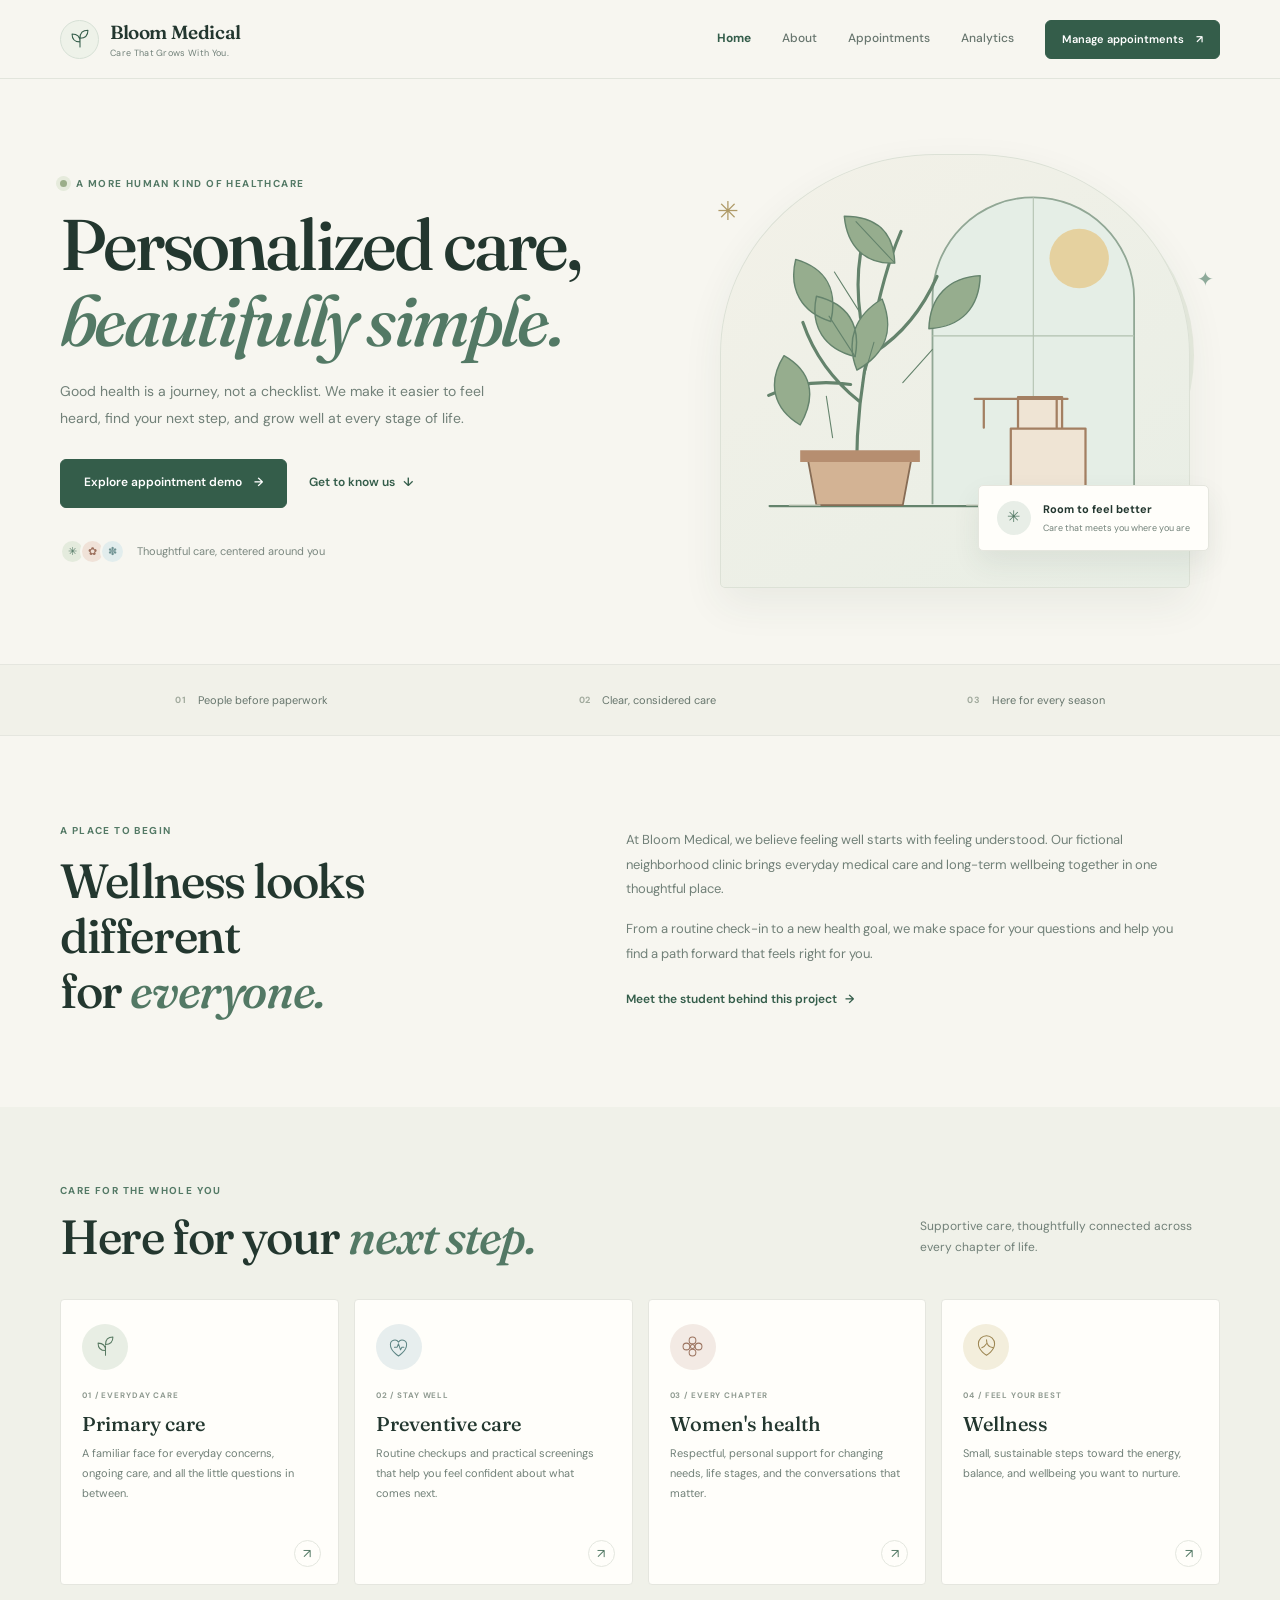
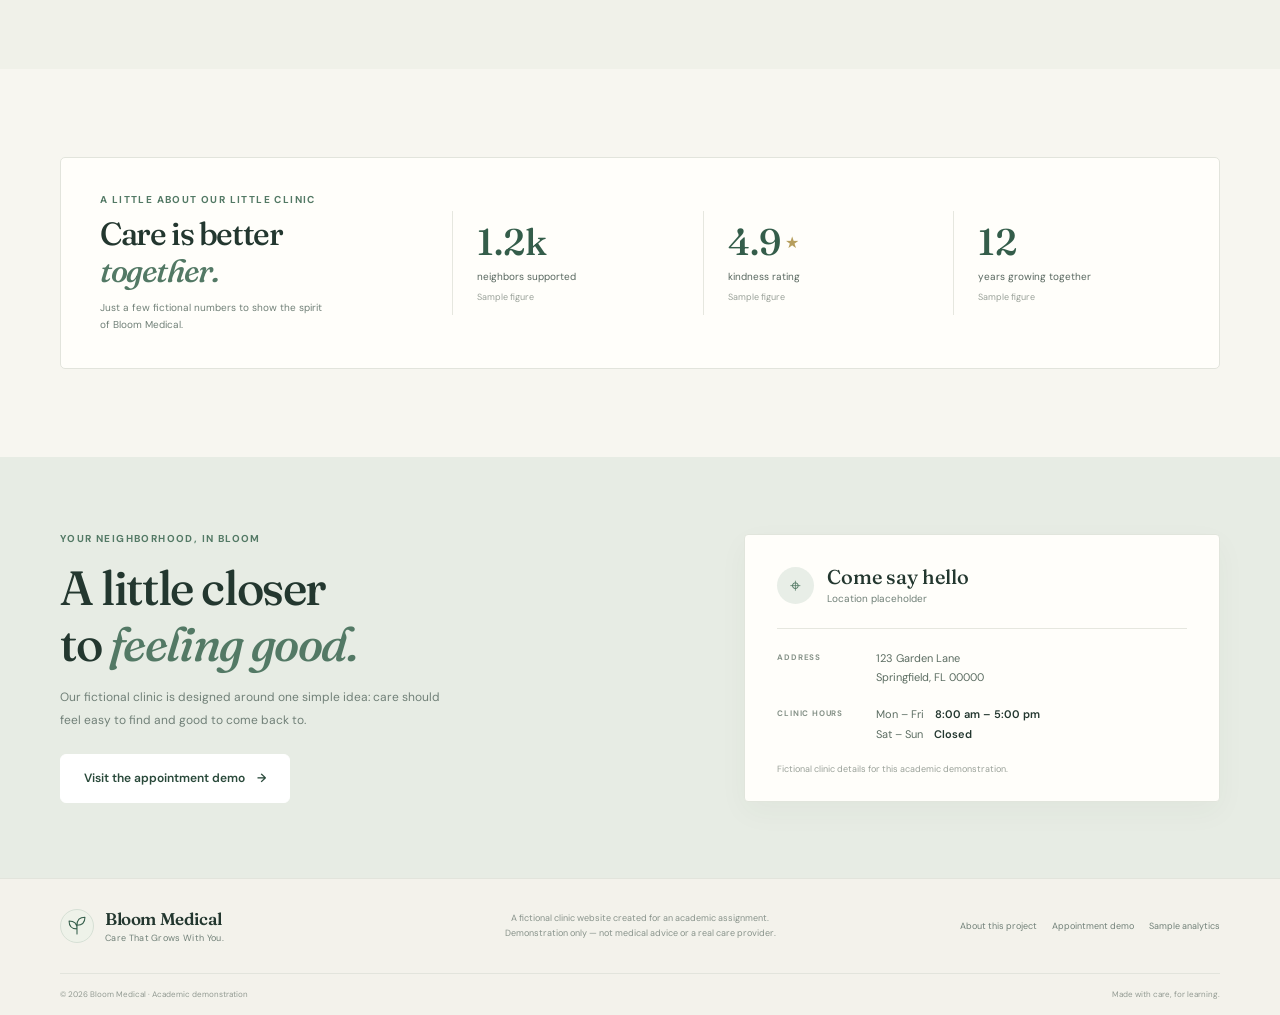
<file: index.html>
<!doctype html>
<html lang="en">
<head>
  <meta charset="utf-8">
  <meta name="viewport" content="width=device-width, initial-scale=1">
  <meta name="theme-color" content="#f7f6f0">
  <meta name="description" content="Bloom Medical offers thoughtful primary, preventive, women's health, and wellness care in a calm, welcoming setting.">
  <title>Bloom Medical | Care That Grows With You</title>
  <link rel="preconnect" href="https://fonts.googleapis.com">
  <link rel="preconnect" href="https://fonts.gstatic.com" crossorigin>
  <link href="https://fonts.googleapis.com/css2?family=DM+Sans:wght@400;500;600;700&family=Fraunces:opsz,wght@9..144,500;9..144,600&display=swap" rel="stylesheet">
  <link rel="stylesheet" href="styles.css">
  <script src="app.js" defer></script>
</head>
<body>
  <a class="skip-link" href="#main">Skip to content</a>
  <header class="site-header">
    <nav class="nav shell" aria-label="Main navigation">
      <a class="brand" href="index.html" aria-label="Bloom Medical home">
        <span class="brand-mark" aria-hidden="true"><svg viewBox="0 0 36 36"><path d="M18 29V14m0 8c-7 0-11-4-11-11 7 0 11 4 11 11Zm0-5c0-7 4-11 11-11 0 7-4 11-11 11Z"/></svg></span>
        <span class="brand-copy"><strong>Bloom Medical</strong><small>Care That Grows With You.</small></span>
      </a>
      <button class="menu-toggle" type="button" aria-expanded="false" aria-controls="primary-links" aria-label="Open navigation">
        <span></span><span></span><span></span>
      </button>
      <div class="nav-links" id="primary-links">
        <a href="index.html" aria-current="page">Home</a>
        <a href="aboutus.html">About</a>
        <a href="appointments.html">Appointments</a>
        <a href="analytics.html">Analytics</a>
        <a class="button button-small" href="appointments.html">Manage appointments <span aria-hidden="true">↗</span></a>
      </div>
    </nav>
  </header>

  <main id="main">
    <section class="hero shell">
      <div class="hero-copy">
        <p class="eyebrow"><span class="eyebrow-dot"></span> A more human kind of healthcare</p>
        <h1>Personalized care,<br><em>beautifully simple.</em></h1>
        <p class="hero-lede">Good health is a journey, not a checklist. We make it easier to feel heard, find your next step, and grow well at every stage of life.</p>
        <div class="hero-actions">
          <a class="button" href="appointments.html">Explore appointment demo <span aria-hidden="true">→</span></a>
          <a class="text-link" href="#our-approach">Get to know us <span aria-hidden="true">↓</span></a>
        </div>
        <div class="hero-note"><span class="avatar-stack" aria-hidden="true"><i>✳</i><i>✿</i><i>✽</i></span><span>Thoughtful care, centered around you</span></div>
      </div>
      <div class="hero-art" aria-label="Illustration of a peaceful, plant-filled clinic">
        <div class="art-sun"></div>
        <div class="art-frame">
          <svg class="plant-art" viewBox="0 0 520 480" role="img" aria-labelledby="plant-title plant-desc">
            <title id="plant-title">A calm, welcoming care space</title>
            <desc id="plant-desc">A line illustration of a leafy plant beside a sunny arched window.</desc>
            <path class="art-window" d="M235 388V159a112 112 0 0 1 224 0v229" />
            <path class="art-window-line" d="M347 47v341M235 201h224" />
            <circle class="art-sun-disc" cx="398" cy="115" r="33" />
            <path class="art-ground" d="M54 390h413" />
            <path class="art-stem" d="M152 389c-4-61 1-123 14-184 11-54 20-87 34-120m-46 189c-30-24-51-53-63-88m80 33c31-20 53-48 69-84m-85 46c-5-35-3-66 5-94m-16 168c-34-5-64-1-91 12" />
            <path class="art-leaf" d="M193 120c-33 2-53-19-56-52 36 0 55 18 56 52Zm-44 104c-35-9-50-34-43-67 34 8 50 31 43 67Zm82-31c1-36 22-57 57-59-1 36-21 57-57 59Zm-109-8c-33-10-47-36-39-69 34 10 47 34 39 69Zm29 54c-13-33-2-61 28-79 14 34 4 61-28 79Zm-63 61c-30-18-37-47-18-77 30 17 37 44 18 77Z" />
            <path class="art-leaf-line" d="m193 120-43-46m-1 150-29-45m82 74 33-37m-80-40-29-46m31 123 13-45m-46 106-7-46" />
            <path class="art-pot" d="M95 330h118l-11 59h-96z" />
            <path class="art-pot-rim" d="M88 328h133v13H88z" />
            <path class="art-chair" d="M322 304h83v77h-83zm-9 78h99m-82-78v-35h49v35" />
            <path class="art-table" d="M282 271h103m-12 0v32m-81-32v32" />
            <path class="art-detail" d="M273 389h77m-240 0h-34" />
          </svg>
          <div class="art-caption"><span class="caption-icon">✳</span><span><strong>Room to feel better</strong><small>Care that meets you where you are</small></span></div>
        </div>
        <span class="art-sparkle sparkle-one" aria-hidden="true">✳</span>
        <span class="art-sparkle sparkle-two" aria-hidden="true">✦</span>
      </div>
    </section>

    <section class="trust-strip" aria-label="Our approach">
      <div class="shell trust-inner">
        <span><b>01</b> People before paperwork</span>
        <span><b>02</b> Clear, considered care</span>
        <span><b>03</b> Here for every season</span>
      </div>
    </section>

    <section class="section shell intro-section" id="our-approach">
      <div class="section-heading">
        <p class="eyebrow">A place to begin</p>
        <h2>Wellness looks different<br>for <em>everyone.</em></h2>
      </div>
      <div class="intro-copy">
        <p>At Bloom Medical, we believe feeling well starts with feeling understood. Our fictional neighborhood clinic brings everyday medical care and long-term wellbeing together in one thoughtful place.</p>
        <p>From a routine check-in to a new health goal, we make space for your questions and help you find a path forward that feels right for you.</p>
        <a class="text-link" href="aboutus.html">Meet the student behind this project <span aria-hidden="true">→</span></a>
      </div>
    </section>

    <section class="services-band">
      <div class="shell section">
        <div class="section-title-row">
          <div><p class="eyebrow">Care for the whole you</p><h2>Here for your <em>next step.</em></h2></div>
          <p>Supportive care, thoughtfully connected across every chapter of life.</p>
        </div>
        <div class="service-grid">
          <article class="service-card">
            <span class="service-icon icon-sage" aria-hidden="true"><svg viewBox="0 0 40 40"><path d="M20 33V19m0 7c-7 0-11-4-11-11 7 0 11 4 11 11Zm0-9c0-7 4-11 11-11 0 7-4 11-11 11Z"/></svg></span>
            <span class="card-index">01 / EVERYDAY CARE</span>
            <h3>Primary care</h3>
            <p>A familiar face for everyday concerns, ongoing care, and all the little questions in between.</p>
            <a class="card-arrow" href="appointments.html" aria-label="Explore primary care appointments">↗</a>
          </article>
          <article class="service-card">
            <span class="service-icon icon-blue" aria-hidden="true"><svg viewBox="0 0 40 40"><path d="M20 34s-12-7.2-12-17a6.5 6.5 0 0 1 12-3.5A6.5 6.5 0 0 1 32 17c0 9.8-12 17-12 17Z"/><path d="M14 21h4l2-5 3 9 2-4h3"/></svg></span>
            <span class="card-index">02 / STAY WELL</span>
            <h3>Preventive care</h3>
            <p>Routine checkups and practical screenings that help you feel confident about what comes next.</p>
            <a class="card-arrow" href="appointments.html" aria-label="Explore preventive care appointments">↗</a>
          </article>
          <article class="service-card">
            <span class="service-icon icon-rose" aria-hidden="true"><svg viewBox="0 0 40 40"><circle cx="20" cy="11" r="5"/><circle cx="11" cy="20" r="5"/><circle cx="29" cy="20" r="5"/><circle cx="20" cy="29" r="5"/><circle cx="20" cy="20" r="3"/></svg></span>
            <span class="card-index">03 / EVERY CHAPTER</span>
            <h3>Women's health</h3>
            <p>Respectful, personal support for changing needs, life stages, and the conversations that matter.</p>
            <a class="card-arrow" href="appointments.html" aria-label="Explore women's health appointments">↗</a>
          </article>
          <article class="service-card">
            <span class="service-icon icon-gold" aria-hidden="true"><svg viewBox="0 0 40 40"><path d="M20 33s-12-7-12-17a12 12 0 0 1 24 0c0 10-12 17-12 17Z"/><path d="M20 10c0 7 4 11 10 12M13 22c3-1 5-3 7-6"/></svg></span>
            <span class="card-index">04 / FEEL YOUR BEST</span>
            <h3>Wellness</h3>
            <p>Small, sustainable steps toward the energy, balance, and wellbeing you want to nurture.</p>
            <a class="card-arrow" href="appointments.html" aria-label="Explore wellness appointments">↗</a>
          </article>
        </div>
      </div>
    </section>

    <section class="section shell">
      <div class="stats-panel">
        <div class="stats-intro"><p class="eyebrow">A little about our little clinic</p><h2>Care is better<br><em>together.</em></h2><p>Just a few fictional numbers to show the spirit of Bloom Medical.</p></div>
        <div class="stat"><strong>1.2k</strong><span>neighbors supported</span><small>Sample figure</small></div>
        <div class="stat"><strong>4.9<span class="stat-star">★</span></strong><span>kindness rating</span><small>Sample figure</small></div>
        <div class="stat"><strong>12</strong><span>years growing together</span><small>Sample figure</small></div>
      </div>
    </section>

    <section class="visit-section">
      <div class="shell visit-grid">
        <div class="visit-copy"><p class="eyebrow">Your neighborhood, in bloom</p><h2>A little closer<br>to <em>feeling good.</em></h2><p>Our fictional clinic is designed around one simple idea: care should feel easy to find and good to come back to.</p><a class="button button-light" href="appointments.html">Visit the appointment demo <span aria-hidden="true">→</span></a></div>
        <div class="visit-card">
          <div class="visit-card-heading"><span class="visit-pin" aria-hidden="true">⌖</span><div><h3>Come say hello</h3><p>Location placeholder</p></div></div>
          <div class="visit-rule"></div>
          <div class="visit-detail"><span>ADDRESS</span><p>123 Garden Lane<br>Springfield, FL 00000</p></div>
          <div class="visit-detail"><span>CLINIC HOURS</span><p>Mon – Fri <b>8:00 am – 5:00 pm</b><br>Sat – Sun <b>Closed</b></p></div>
          <p class="location-note">Fictional clinic details for this academic demonstration.</p>
        </div>
      </div>
    </section>
  </main>

  <footer class="site-footer"><div class="shell footer-main">
    <a class="brand footer-brand" href="index.html"><span class="brand-mark" aria-hidden="true"><svg viewBox="0 0 36 36"><path d="M18 29V14m0 8c-7 0-11-4-11-11 7 0 11 4 11 11Zm0-5c0-7 4-11 11-11 0 7-4 11-11 11Z"/></svg></span><span class="brand-copy"><strong>Bloom Medical</strong><small>Care That Grows With You.</small></span></a>
    <p>A fictional clinic website created for an academic assignment.<br>Demonstration only — not medical advice or a real care provider.</p>
    <div class="footer-nav"><a href="aboutus.html">About this project</a><a href="appointments.html">Appointment demo</a><a href="analytics.html">Sample analytics</a></div>
  </div><div class="shell footer-bottom"><span>© <span data-current-year>2026</span> Bloom Medical · Academic demonstration</span><span>Made with care, for learning.</span></div></footer>
</body>
</html>
</file>
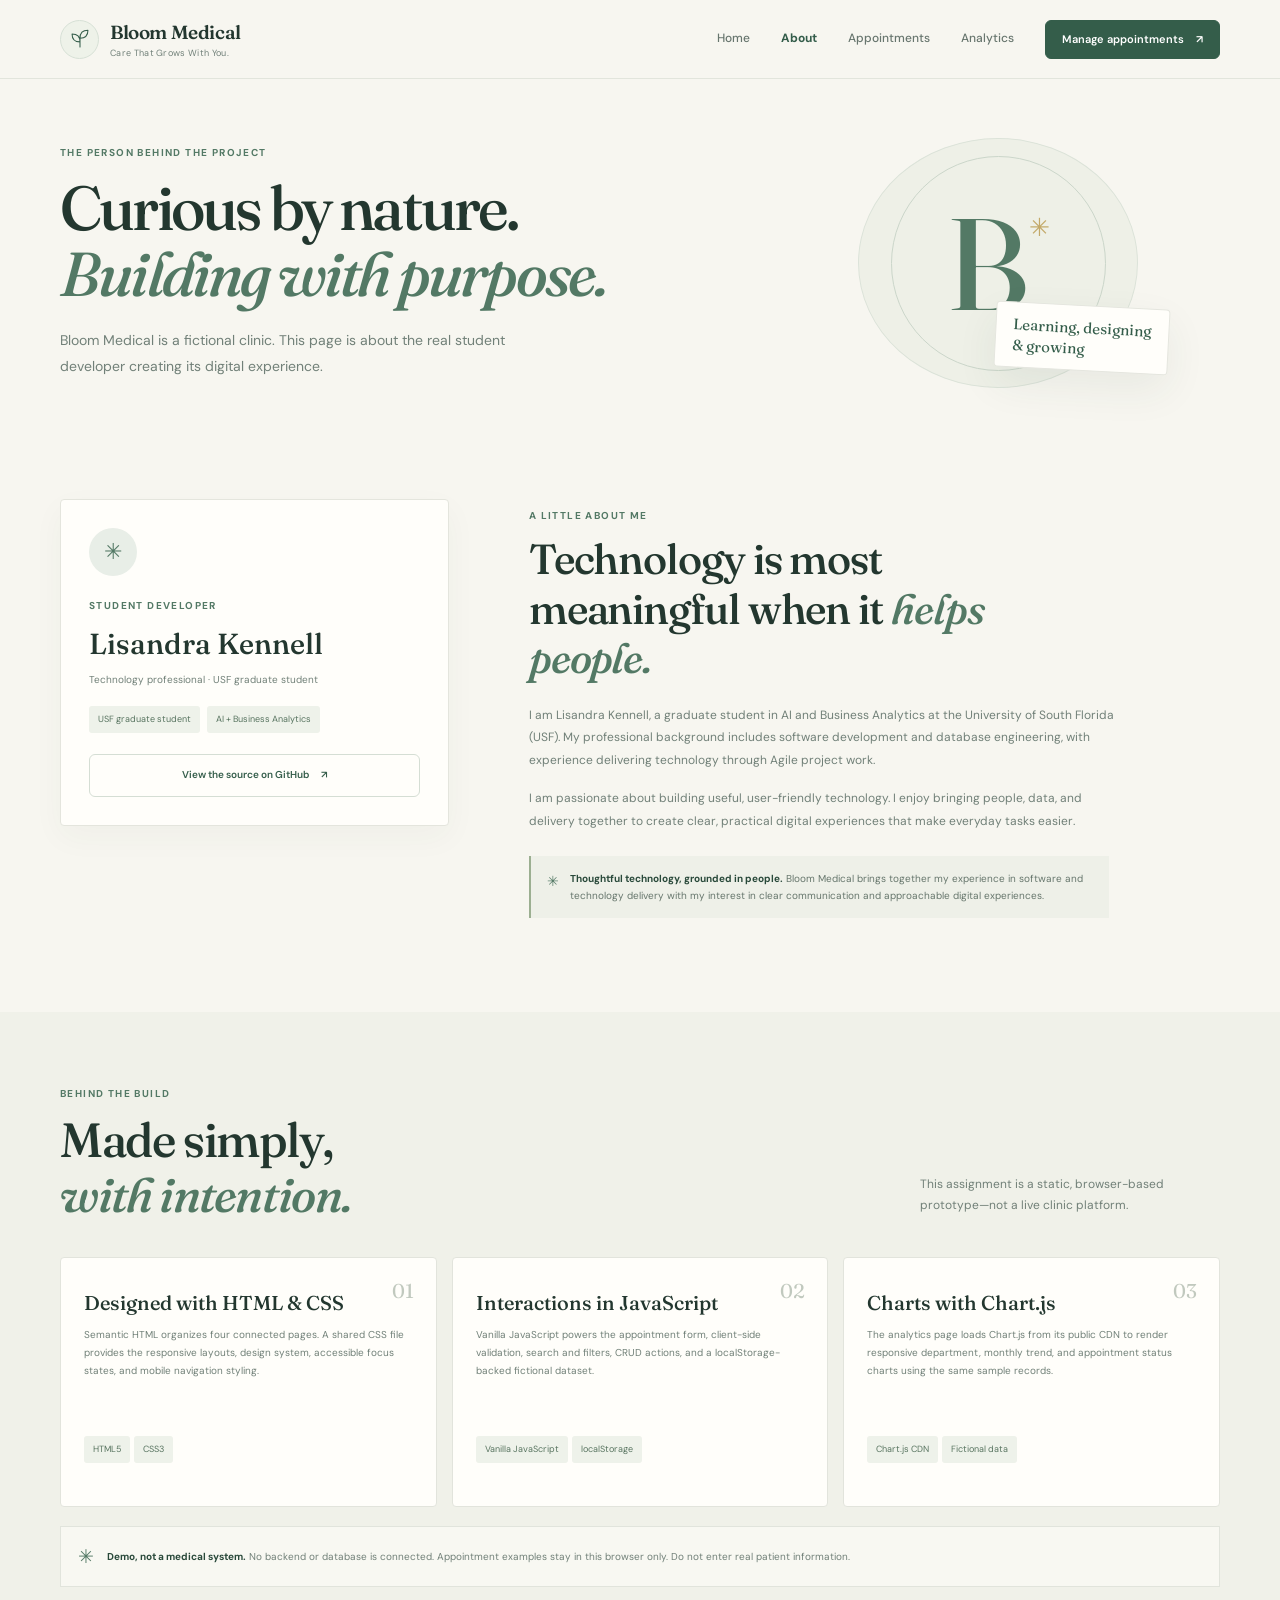
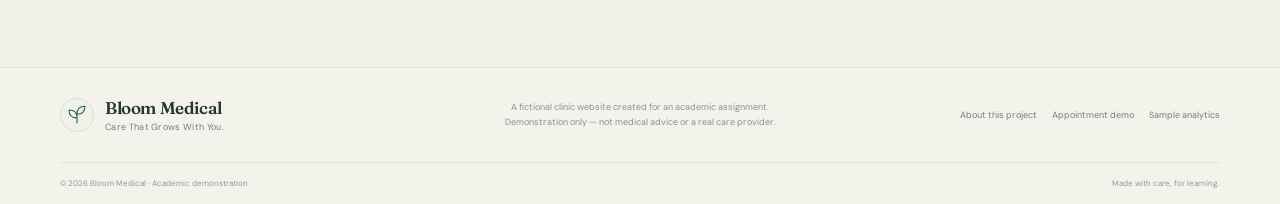
<file: aboutus.html>
<!doctype html>
<html lang="en">
<head>
  <meta charset="utf-8">
  <meta name="viewport" content="width=device-width, initial-scale=1">
  <meta name="theme-color" content="#f7f6f0">
  <meta name="description" content="Meet the student developer behind the Bloom Medical academic project.">
  <title>About the Developer | Bloom Medical</title>
  <link rel="preconnect" href="https://fonts.googleapis.com">
  <link rel="preconnect" href="https://fonts.gstatic.com" crossorigin>
  <link href="https://fonts.googleapis.com/css2?family=DM+Sans:wght@400;500;600;700&family=Fraunces:opsz,wght@9..144,500;9..144,600&display=swap" rel="stylesheet">
  <link rel="stylesheet" href="styles.css">
  <script src="app.js" defer></script>
</head>
<body>
  <a class="skip-link" href="#main">Skip to content</a>
  <header class="site-header"><nav class="nav shell" aria-label="Main navigation">
    <a class="brand" href="index.html" aria-label="Bloom Medical home"><span class="brand-mark" aria-hidden="true"><svg viewBox="0 0 36 36"><path d="M18 29V14m0 8c-7 0-11-4-11-11 7 0 11 4 11 11Zm0-5c0-7 4-11 11-11 0 7-4 11-11 11Z"/></svg></span><span class="brand-copy"><strong>Bloom Medical</strong><small>Care That Grows With You.</small></span></a>
    <button class="menu-toggle" type="button" aria-expanded="false" aria-controls="primary-links" aria-label="Open navigation"><span></span><span></span><span></span></button>
    <div class="nav-links" id="primary-links"><a href="index.html">Home</a><a href="aboutus.html" aria-current="page">About</a><a href="appointments.html">Appointments</a><a href="analytics.html">Analytics</a><a class="button button-small" href="appointments.html">Manage appointments <span aria-hidden="true">↗</span></a></div>
  </nav></header>

  <main id="main">
    <section class="page-hero shell">
      <div><p class="eyebrow">The person behind the project</p><h1>Curious by nature.<br><em>Building with purpose.</em></h1><p class="hero-lede">Bloom Medical is a fictional clinic. This page is about the real student developer creating its digital experience.</p></div>
      <div class="page-hero-art about-art" aria-hidden="true"><span class="about-monogram">B<span>✳</span></span><span class="about-orbit"></span><p>Learning, designing<br>& growing</p></div>
    </section>

    <section class="section shell about-layout">
      <aside class="profile-card">
        <span class="profile-flower" aria-hidden="true">✳</span>
        <p class="eyebrow">Student developer</p>
        <h2>Lisandra Kennell</h2>
        <p class="profile-edit-note">Technology professional · USF graduate student</p>
        <div class="profile-tags"><span>USF graduate student</span><span>AI + Business Analytics</span></div>
        <a class="button button-outline profile-github" href="https://github.com/LiliUSF/Bloom-Medical" target="_blank" rel="noopener noreferrer">View the source on GitHub <span aria-hidden="true">↗</span></a>
      </aside>
      <div class="about-story">
        <p class="eyebrow">A little about me</p>
        <h2>Technology is most meaningful when it <em>helps people.</em></h2>
        <p>I am Lisandra Kennell, a graduate student in AI and Business Analytics at the University of South Florida (USF). My professional background includes software development and database engineering, with experience delivering technology through Agile project work.</p>
        <p>I am passionate about building useful, user-friendly technology. I enjoy bringing people, data, and delivery together to create clear, practical digital experiences that make everyday tasks easier.</p>
        <div class="experience-note"><span aria-hidden="true">✳</span><p><strong>Thoughtful technology, grounded in people.</strong> Bloom Medical brings together my experience in software and technology delivery with my interest in clear communication and approachable digital experiences.</p></div>
      </div>
    </section>

    <section class="build-section">
      <div class="shell section">
        <div class="section-title-row"><div><p class="eyebrow">Behind the build</p><h2>Made simply,<br><em>with intention.</em></h2></div><p>This assignment is a static, browser-based prototype—not a live clinic platform.</p></div>
        <div class="build-grid">
          <article class="build-card"><span class="build-number">01</span><h3>Designed with HTML & CSS</h3><p>Semantic HTML organizes four connected pages. A shared CSS file provides the responsive layouts, design system, accessible focus states, and mobile navigation styling.</p><span class="tech-pill">HTML5</span><span class="tech-pill">CSS3</span></article>
          <article class="build-card"><span class="build-number">02</span><h3>Interactions in JavaScript</h3><p>Vanilla JavaScript powers the appointment form, client-side validation, search and filters, CRUD actions, and a localStorage-backed fictional dataset.</p><span class="tech-pill">Vanilla JavaScript</span><span class="tech-pill">localStorage</span></article>
          <article class="build-card"><span class="build-number">03</span><h3>Charts with Chart.js</h3><p>The analytics page loads Chart.js from its public CDN to render responsive department, monthly trend, and appointment status charts using the same sample records.</p><span class="tech-pill">Chart.js CDN</span><span class="tech-pill">Fictional data</span></article>
        </div>
        <div class="privacy-note"><span class="privacy-icon" aria-hidden="true">✳</span><p><strong>Demo, not a medical system.</strong> No backend or database is connected. Appointment examples stay in this browser only. Do not enter real patient information.</p></div>
      </div>
    </section>
  </main>

  <footer class="site-footer"><div class="shell footer-main">
    <a class="brand footer-brand" href="index.html"><span class="brand-mark" aria-hidden="true"><svg viewBox="0 0 36 36"><path d="M18 29V14m0 8c-7 0-11-4-11-11 7 0 11 4 11 11Zm0-5c0-7 4-11 11-11 0 7-4 11-11 11Z"/></svg></span><span class="brand-copy"><strong>Bloom Medical</strong><small>Care That Grows With You.</small></span></a>
    <p>A fictional clinic website created for an academic assignment.<br>Demonstration only — not medical advice or a real care provider.</p>
    <div class="footer-nav"><a href="aboutus.html">About this project</a><a href="appointments.html">Appointment demo</a><a href="analytics.html">Sample analytics</a></div>
  </div><div class="shell footer-bottom"><span>© <span data-current-year>2026</span> Bloom Medical · Academic demonstration</span><span>Made with care, for learning.</span></div></footer>
</body>
</html>
</file>
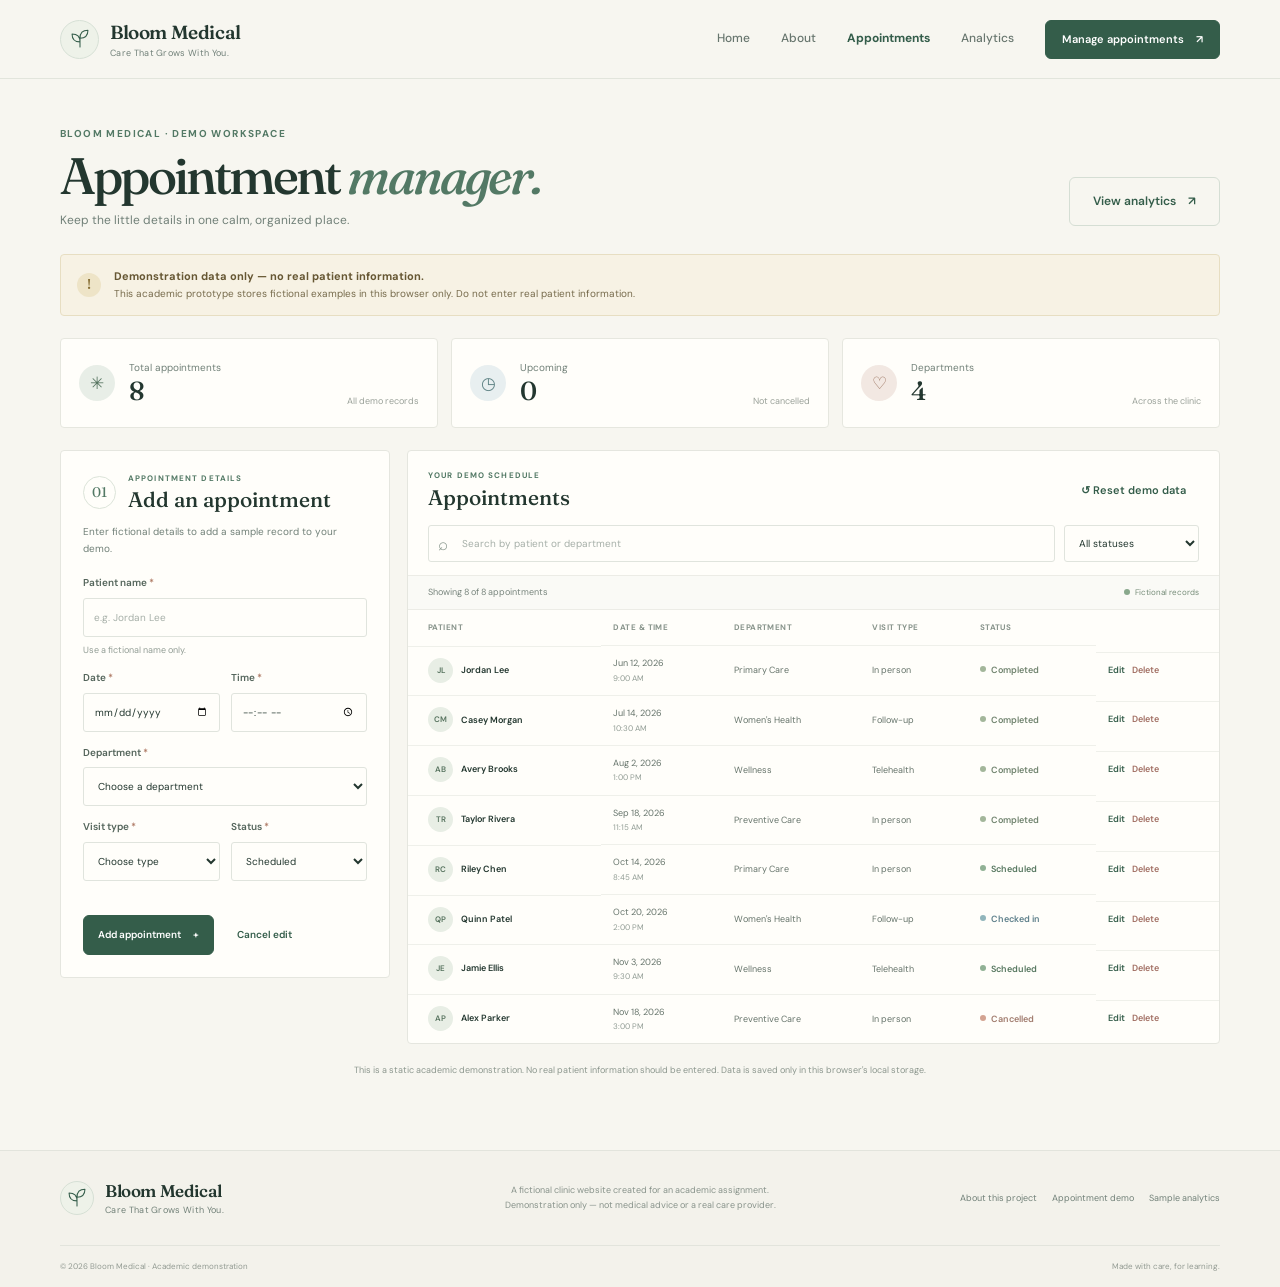
<file: appointments.html>
<!doctype html>
<html lang="en">
<head>
  <meta charset="utf-8">
  <meta name="viewport" content="width=device-width, initial-scale=1">
  <meta name="theme-color" content="#f7f6f0">
  <meta name="description" content="Manage fictional appointments in the Bloom Medical static academic demonstration.">
  <title>Appointment Manager | Bloom Medical</title>
  <link rel="preconnect" href="https://fonts.googleapis.com">
  <link rel="preconnect" href="https://fonts.gstatic.com" crossorigin>
  <link href="https://fonts.googleapis.com/css2?family=DM+Sans:wght@400;500;600;700&family=Fraunces:opsz,wght@9..144,500;9..144,600&display=swap" rel="stylesheet">
  <link rel="stylesheet" href="styles.css">
  <script src="app.js" defer></script>
  <script src="appointments.js" defer></script>
</head>
<body>
  <a class="skip-link" href="#main">Skip to content</a>
  <header class="site-header"><nav class="nav shell" aria-label="Main navigation">
    <a class="brand" href="index.html" aria-label="Bloom Medical home"><span class="brand-mark" aria-hidden="true"><svg viewBox="0 0 36 36"><path d="M18 29V14m0 8c-7 0-11-4-11-11 7 0 11 4 11 11Zm0-5c0-7 4-11 11-11 0 7-4 11-11 11Z"/></svg></span><span class="brand-copy"><strong>Bloom Medical</strong><small>Care That Grows With You.</small></span></a>
    <button class="menu-toggle" type="button" aria-expanded="false" aria-controls="primary-links" aria-label="Open navigation"><span></span><span></span><span></span></button>
    <div class="nav-links" id="primary-links"><a href="index.html">Home</a><a href="aboutus.html">About</a><a href="appointments.html" aria-current="page">Appointments</a><a href="analytics.html">Analytics</a><a class="button button-small" href="appointments.html">Manage appointments <span aria-hidden="true">↗</span></a></div>
  </nav></header>
  <main id="main" class="dashboard-main shell">
    <section class="dashboard-heading"><div><p class="eyebrow">Bloom Medical · Demo workspace</p><h1>Appointment <em>manager.</em></h1><p>Keep the little details in one calm, organized place.</p></div><a class="button button-outline" href="analytics.html">View analytics <span aria-hidden="true">↗</span></a></section>
    <div class="demo-alert" role="note"><span class="alert-mark" aria-hidden="true">!</span><p><strong>Demonstration data only — no real patient information.</strong><br>This academic prototype stores fictional examples in this browser only. Do not enter real patient information.</p></div>
    <section class="metric-grid" aria-label="Appointment summary">
      <article class="metric-card"><span class="metric-icon metric-sage" aria-hidden="true">✳</span><div><span class="metric-label">Total appointments</span><strong id="metric-total">—</strong></div><small>All demo records</small></article>
      <article class="metric-card"><span class="metric-icon metric-blue" aria-hidden="true">◷</span><div><span class="metric-label">Upcoming</span><strong id="metric-upcoming">—</strong></div><small>Not cancelled</small></article>
      <article class="metric-card"><span class="metric-icon metric-rose" aria-hidden="true">♡</span><div><span class="metric-label">Departments</span><strong id="metric-departments">—</strong></div><small>Across the clinic</small></article>
    </section>
    <div class="manager-layout">
      <section class="form-panel" aria-labelledby="form-title">
        <div class="panel-heading"><span class="panel-step">01</span><div><p class="eyebrow">Appointment details</p><h2 id="form-title">Add an appointment</h2></div></div>
        <p class="form-intro">Enter fictional details to add a sample record to your demo.</p>
        <form id="appointment-form">
          <input type="hidden" id="appointment-id">
          <div class="field"><label for="patient-name">Patient name <span aria-hidden="true">*</span></label><input id="patient-name" name="patientName" type="text" autocomplete="off" maxlength="80" placeholder="e.g. Jordan Lee" required aria-describedby="patient-hint"><small id="patient-hint">Use a fictional name only.</small></div>
          <div class="form-two-col">
            <div class="field"><label for="appointment-date">Date <span aria-hidden="true">*</span></label><input id="appointment-date" name="date" type="date" required></div>
            <div class="field"><label for="appointment-time">Time <span aria-hidden="true">*</span></label><input id="appointment-time" name="time" type="time" required></div>
          </div>
          <div class="field"><label for="department">Department <span aria-hidden="true">*</span></label><select id="department" name="department" required><option value="">Choose a department</option><option>Primary Care</option><option>Preventive Care</option><option>Women's Health</option><option>Wellness</option></select></div>
          <div class="form-two-col">
            <div class="field"><label for="visit-type">Visit type <span aria-hidden="true">*</span></label><select id="visit-type" name="visitType" required><option value="">Choose type</option><option>In person</option><option>Telehealth</option><option>Follow-up</option></select></div>
            <div class="field"><label for="status">Status <span aria-hidden="true">*</span></label><select id="status" name="status" required><option value="Scheduled">Scheduled</option><option value="Checked in">Checked in</option><option value="Completed">Completed</option><option value="Cancelled">Cancelled</option></select></div>
          </div>
          <p class="form-feedback" id="form-feedback" role="status" aria-live="polite"></p>
          <div class="form-actions"><button class="button" id="submit-appointment" type="submit">Add appointment <span aria-hidden="true">+</span></button><button class="button button-quiet" id="cancel-edit" type="button" hidden>Cancel edit</button></div>
        </form>
      </section>

      <section class="records-panel" aria-labelledby="records-title">
        <div class="records-heading"><div><p class="eyebrow">Your demo schedule</p><h2 id="records-title">Appointments</h2></div><button class="button button-quiet reset-button" id="reset-demo" type="button">↺ Reset demo data</button></div>
        <div class="record-controls">
          <div class="search-field"><label class="sr-only" for="appointment-search">Search appointments</label><span aria-hidden="true">⌕</span><input id="appointment-search" type="search" placeholder="Search by patient or department"></div>
          <div class="filter-field"><label class="sr-only" for="status-filter">Filter by status</label><select id="status-filter"><option value="">All statuses</option><option>Scheduled</option><option>Checked in</option><option>Completed</option><option>Cancelled</option></select></div>
        </div>
        <div class="records-summary" aria-live="polite"><span id="result-count">Loading appointments…</span><span class="fictional-label"><i></i> Fictional records</span></div>
        <div class="table-scroll">
          <table class="appointments-table">
            <thead><tr><th scope="col">Patient</th><th scope="col">Date &amp; time</th><th scope="col">Department</th><th scope="col">Visit type</th><th scope="col">Status</th><th scope="col"><span class="sr-only">Actions</span></th></tr></thead>
            <tbody id="appointment-rows"></tbody>
          </table>
          <div class="empty-state" id="empty-state" hidden><span aria-hidden="true">✳</span><h3>No appointments found</h3><p>Try another search or add a new fictional appointment.</p></div>
          <p class="table-error" id="storage-error" role="alert" hidden></p>
        </div>
      </section>
    </div>
    <p class="page-disclaimer">This is a static academic demonstration. No real patient information should be entered. Data is saved only in this browser's local storage.</p>
  </main>
  <footer class="site-footer"><div class="shell footer-main">
    <a class="brand footer-brand" href="index.html"><span class="brand-mark" aria-hidden="true"><svg viewBox="0 0 36 36"><path d="M18 29V14m0 8c-7 0-11-4-11-11 7 0 11 4 11 11Zm0-5c0-7 4-11 11-11 0 7-4 11-11 11Z"/></svg></span><span class="brand-copy"><strong>Bloom Medical</strong><small>Care That Grows With You.</small></span></a>
    <p>A fictional clinic website created for an academic assignment.<br>Demonstration only — not medical advice or a real care provider.</p>
    <div class="footer-nav"><a href="aboutus.html">About this project</a><a href="appointments.html">Appointment demo</a><a href="analytics.html">Sample analytics</a></div>
  </div><div class="shell footer-bottom"><span>© <span data-current-year>2026</span> Bloom Medical · Academic demonstration</span><span>Made with care, for learning.</span></div></footer>
</body>
</html>
</file>
<file: styles.css>
:root {
  color-scheme: light;
  --cream: #f7f6f0;
  --paper: #fffefa;
  --paper-warm: #fbfaf6;
  --ink: #23372f;
  --muted: #718078;
  --soft-muted: #8a968f;
  --green: #537965;
  --green-dark: #345d4a;
  --green-deep: #29493a;
  --sage: #e8eee7;
  --sage-mid: #d3dfd3;
  --blue: #e8eff0;
  --rose: #f2e8e2;
  --gold: #f1ebd8;
  --line: #e6e7df;
  --serif: "Fraunces", Georgia, serif;
  --sans: "DM Sans", "Segoe UI", sans-serif;
  --shadow: 0 16px 42px rgba(48, 67, 55, .07);
}

* { box-sizing: border-box; }
html { scroll-behavior: smooth; scroll-padding-top: 92px; }
body { min-width: 320px; margin: 0; color: var(--ink); background: var(--cream); font-family: var(--sans); font-size: 14px; line-height: 1.65; -webkit-font-smoothing: antialiased; }
body, button, input, select { font-family: var(--sans); }
a { color: inherit; text-decoration: none; }
button, input, select { font-size: inherit; }
button { color: inherit; }
svg { display: block; }
::selection { color: white; background: var(--green); }
.shell { width: min(1160px, calc(100% - 64px)); margin-inline: auto; }
.sr-only { position: absolute; width: 1px; height: 1px; padding: 0; margin: -1px; overflow: hidden; clip: rect(0, 0, 0, 0); white-space: nowrap; border: 0; }
.skip-link { position: fixed; top: 8px; left: 8px; z-index: 50; padding: 10px 14px; border-radius: 8px; color: white; background: var(--green-deep); transform: translateY(-150%); }
.skip-link:focus { transform: translateY(0); }
:focus-visible { outline: 3px solid #83a99a; outline-offset: 3px; }

.site-header { position: sticky; top: 0; z-index: 20; border-bottom: 1px solid rgba(217, 221, 211, .7); background: rgba(247, 246, 240, .93); backdrop-filter: blur(14px); }
.nav { min-height: 78px; display: flex; align-items: center; justify-content: space-between; gap: 24px; }
.brand { display: inline-flex; align-items: center; gap: 11px; flex-shrink: 0; }
.brand-mark { width: 39px; height: 39px; display: grid; place-items: center; border: 1px solid #d6e0d5; border-radius: 50%; color: var(--green-dark); background: #eef2e9; }
.brand-mark svg { width: 26px; height: 26px; fill: none; stroke: currentColor; stroke-width: 1.45; stroke-linecap: round; stroke-linejoin: round; }
.brand-copy { display: grid; line-height: 1.2; }
.brand-copy strong { font: 600 19px var(--serif); letter-spacing: -.4px; }
.brand-copy small { margin-top: 4px; color: var(--muted); font-size: 9px; letter-spacing: .035em; }
.nav-links { display: flex; align-items: center; gap: 31px; color: #68766e; font-size: 12px; font-weight: 500; }
.nav-links > a:not(.button) { transition: color .2s; }
.nav-links > a:hover, .nav-links > a[aria-current="page"] { color: var(--green-dark); }
.nav-links > a[aria-current="page"] { font-weight: 700; }
.button { display: inline-flex; min-height: 49px; align-items: center; justify-content: center; gap: 12px; padding: 0 23px; border: 1px solid var(--green-dark); border-radius: 6px; color: white; background: var(--green-dark); font-size: 12px; font-weight: 600; cursor: pointer; transition: transform .2s, box-shadow .2s, background .2s, border-color .2s; }
.button:hover { transform: translateY(-2px); background: #244533; border-color: #244533; box-shadow: 0 8px 20px #29493a20; }
.button-small { min-height: 39px; padding-inline: 16px; font-size: 11px; }
.button-outline { color: var(--green-dark); border-color: #d5ded4; background: transparent; }
.button-outline:hover { color: white; border-color: var(--green-dark); background: var(--green-dark); }
.button-light { color: var(--green-deep); border-color: white; background: white; }
.button-light:hover { border-color: #f2f3ec; background: #f2f3ec; }
.button-quiet { min-height: 39px; padding-inline: 12px; border-color: transparent; color: var(--green-dark); background: transparent; font-size: 11px; }
.button-quiet:hover { color: var(--green-deep); background: var(--sage); border-color: var(--sage); box-shadow: none; }
.menu-toggle { display: none; }

.hero { min-height: 585px; display: grid; grid-template-columns: 1.05fr .95fr; align-items: center; gap: 44px; padding-block: 62px 64px; }
.hero-copy { position: relative; z-index: 1; }
.eyebrow { display: flex; align-items: center; gap: 9px; margin: 0 0 16px; color: var(--green); font-size: 10px; font-weight: 700; letter-spacing: .14em; line-height: 1.3; text-transform: uppercase; }
.eyebrow-dot { width: 7px; height: 7px; border-radius: 50%; background: #9bae89; box-shadow: 0 0 0 4px #e6ebdc; }
h1, h2, h3, p { margin-top: 0; }
h1, h2, h3 { color: var(--ink); }
h1, h2 { font-family: var(--serif); font-weight: 500; }
h1 { margin-bottom: 20px; font-size: clamp(46px, 5.6vw, 72px); letter-spacing: -2.8px; line-height: 1.06; }
h1 em, h2 em { color: var(--green); font-weight: 500; }
.hero-lede { max-width: 465px; margin-bottom: 27px; color: var(--muted); font-size: 14px; line-height: 1.9; }
.hero-actions { display: flex; flex-wrap: wrap; align-items: center; gap: 22px; }
.text-link { display: inline-flex; align-items: center; gap: 8px; color: var(--green-dark); font-size: 12px; font-weight: 600; }
.text-link span { transition: transform .2s; }
.text-link:hover span { transform: translateX(4px); }
.hero-note { display: flex; align-items: center; gap: 12px; margin-top: 31px; color: #7a877f; font-size: 11px; }
.avatar-stack { display: inline-flex; padding-left: 5px; }
.avatar-stack i { width: 25px; height: 25px; display: grid; place-items: center; margin-left: -5px; border: 2px solid var(--cream); border-radius: 50%; color: var(--green); background: #e4ebdd; font-size: 11px; font-style: normal; }
.avatar-stack i:nth-child(2) { color: #9c705d; background: #f0e2d8; }
.avatar-stack i:nth-child(3) { color: #6f9292; background: #e2eded; }
.hero-art { min-height: 440px; position: relative; display: grid; place-items: center; }
.art-sun { width: 340px; height: 340px; position: absolute; top: 34px; right: 26px; border-radius: 50%; background: #e7ebdf; }
.art-frame { width: min(470px, 100%); position: relative; overflow: visible; border: 1px solid #dce1d6; border-radius: 46% 46% 5px 5px; background: linear-gradient(146deg, #f3f1e8, #e8eee5); box-shadow: var(--shadow); }
.plant-art { width: 100%; }
.art-window { fill: #e5eee6; stroke: #91a795; stroke-width: 2; }
.art-window-line { fill: none; stroke: #b2c1b0; stroke-width: 1.2; }
.art-sun-disc { fill: #e6cc91; opacity: .83; }
.art-ground, .art-stem, .art-leaf-line, .art-chair, .art-table, .art-detail { fill: none; stroke: #64836c; stroke-width: 2.5; stroke-linecap: round; stroke-linejoin: round; }
.art-stem { stroke-width: 3.5; }
.art-leaf { fill: #96ad8e; stroke: #64836c; stroke-width: 1.6; stroke-linejoin: round; }
.art-leaf:nth-of-type(even) { fill: #bdcba8; }
.art-leaf-line { stroke-width: 1.2; }
.art-pot { fill: #d3b394; stroke: #876c55; stroke-width: 2; }
.art-pot-rim { fill: #b68e70; }
.art-chair { fill: #efe4d4; stroke: #a37f62; }
.art-table { stroke: #a37f62; }
.art-detail { stroke: #c2c9b9; stroke-width: 1.5; }
.art-caption { position: absolute; right: -20px; bottom: 36px; display: flex; align-items: center; gap: 12px; padding: 14px 18px; border: 1px solid #e5e6de; border-radius: 5px; background: var(--paper); box-shadow: 0 12px 28px #30433715; }
.caption-icon { width: 34px; height: 34px; display: grid; place-items: center; border-radius: 50%; color: var(--green); background: var(--sage); font-size: 16px; }
.art-caption span:last-child { display: grid; }
.art-caption strong { font-size: 11px; }
.art-caption small { margin-top: 3px; color: var(--muted); font-size: 9px; }
.art-sparkle { position: absolute; color: #af9a67; }
.sparkle-one { top: 39px; left: 27px; font-size: 26px; }
.sparkle-two { right: 6px; top: 112px; color: #8eaa9a; font-size: 20px; }
.trust-strip { border-block: 1px solid #e5e6df; background: #f1f1e9; }
.trust-inner { min-height: 70px; display: flex; align-items: center; justify-content: space-around; gap: 20px; color: #67766d; font-size: 11px; }
.trust-inner span { display: flex; align-items: center; gap: 11px; }
.trust-inner b { color: #a1aa9d; font-size: 9px; letter-spacing: .08em; }
.section { padding-block: 88px; }
.intro-section { display: grid; grid-template-columns: .9fr 1.1fr; gap: 80px; align-items: start; }
.section-heading h2, .section-title-row h2, .stats-intro h2, .visit-copy h2 { margin: 0; font-size: clamp(34px, 4vw, 48px); letter-spacing: -1.4px; line-height: 1.15; }
.intro-copy { max-width: 550px; padding-top: 4px; color: var(--muted); font-size: 13px; line-height: 1.9; }
.intro-copy p { margin-bottom: 15px; }
.intro-copy .text-link { margin-top: 7px; }
.services-band { background: #f0f1e9; }
.services-band .section { padding-top: 77px; padding-bottom: 84px; }
.section-title-row { display: flex; align-items: end; justify-content: space-between; gap: 36px; margin-bottom: 35px; }
.section-title-row > p { max-width: 300px; margin: 0 0 5px; color: var(--muted); font-size: 12px; line-height: 1.8; }
.section-title-row .eyebrow { margin-bottom: 12px; }
.service-grid { display: grid; grid-template-columns: repeat(4, 1fr); gap: 15px; }
.service-card { min-height: 286px; position: relative; padding: 24px 21px 28px; border: 1px solid #e5e6df; border-radius: 4px; background: var(--paper); transition: transform .22s, box-shadow .22s; }
.service-card:hover { transform: translateY(-5px); box-shadow: var(--shadow); }
.service-icon { width: 46px; height: 46px; display: grid; place-items: center; margin-bottom: 19px; border-radius: 50%; }
.service-icon svg { width: 27px; height: 27px; fill: none; stroke: currentColor; stroke-width: 1.5; stroke-linecap: round; stroke-linejoin: round; }
.icon-sage { color: #587a62; background: #e8eee4; }
.icon-blue { color: #5d8584; background: #e7eeee; }
.icon-rose { color: #9b735f; background: #f3eae4; }
.icon-gold { color: #9b8450; background: #f3eedc; }
.card-index { display: block; margin-bottom: 9px; color: #909b91; font-size: 8px; font-weight: 700; letter-spacing: .11em; }
.service-card h3 { margin-bottom: 8px; font: 500 20px var(--serif); }
.service-card p { max-width: 240px; margin: 0; color: var(--muted); font-size: 11px; line-height: 1.8; }
.card-arrow { width: 27px; height: 27px; position: absolute; right: 17px; bottom: 17px; display: grid; place-items: center; border: 1px solid #e4e7df; border-radius: 50%; color: var(--green); font-size: 13px; transition: color .2s, background .2s; }
.card-arrow:hover { color: white; background: var(--green); }
.stats-panel { display: grid; grid-template-columns: 1.45fr repeat(3, 1fr); gap: 24px; align-items: center; padding: 35px 39px; border: 1px solid #e2e4dc; border-radius: 5px; background: #fffefa; }
.stats-intro .eyebrow { margin-bottom: 10px; }
.stats-intro h2 { font-size: 32px; }
.stats-intro > p:last-child { max-width: 225px; margin: 10px 0 0; color: var(--muted); font-size: 10px; line-height: 1.7; }
.stat { min-height: 104px; display: flex; flex-direction: column; justify-content: center; padding-left: 24px; border-left: 1px solid var(--line); }
.stat strong { color: var(--green-dark); font: 500 37px/1.1 var(--serif); }
.stat-star { margin-left: 4px; color: #b69e5d; font: 16px var(--sans); vertical-align: 7px; }
.stat > span { margin-top: 7px; color: #58675f; font-size: 10px; }
.stat small { margin-top: 4px; color: #9aa199; font-size: 9px; }
.visit-section { padding-block: 75px; background: #e7ece4; }
.visit-grid { display: grid; grid-template-columns: 1fr .8fr; align-items: center; gap: 90px; }
.visit-copy .eyebrow { margin-bottom: 15px; }
.visit-copy h2 { margin-bottom: 15px; }
.visit-copy > p:not(.eyebrow) { max-width: 390px; margin-bottom: 23px; color: var(--muted); font-size: 12px; line-height: 1.9; }
.visit-card { padding: 29px 32px 24px; border: 1px solid #e1e5dc; border-radius: 4px; background: var(--paper); box-shadow: 0 10px 30px #3043370a; }
.visit-card-heading { display: flex; align-items: center; gap: 13px; }
.visit-pin { width: 37px; height: 37px; display: grid; place-items: center; border-radius: 50%; color: var(--green); background: var(--sage); font-size: 19px; }
.visit-card-heading h3 { margin: 0; font: 500 20px var(--serif); }
.visit-card-heading p { margin: 2px 0 0; color: var(--muted); font-size: 10px; }
.visit-rule { height: 1px; margin: 20px 0; background: var(--line); }
.visit-detail { display: grid; grid-template-columns: 90px 1fr; gap: 9px; margin-bottom: 17px; }
.visit-detail > span { padding-top: 2px; color: #879389; font-size: 8px; font-weight: 700; letter-spacing: .1em; }
.visit-detail p { margin: 0; color: #5c6d62; font-size: 11px; line-height: 1.8; }
.visit-detail p b { margin-left: 8px; color: var(--ink); font-weight: 600; }
.location-note { margin: 3px 0 0; color: #9aa199; font-size: 9px; }

.page-hero { min-height: 368px; display: grid; grid-template-columns: 1.2fr .8fr; align-items: center; gap: 50px; padding-block: 55px; }
.page-hero h1 { font-size: clamp(42px, 5vw, 62px); }
.page-hero .hero-lede { max-width: 470px; margin: 0; }
.page-hero-art { width: 280px; height: 250px; position: relative; display: grid; place-items: center; justify-self: center; border: 1px solid #dce3d9; border-radius: 50%; background: #eef0e7; }
.about-monogram { color: var(--green); font: 500 130px/.8 var(--serif); }
.about-monogram span { color: #c3a969; font: 25px var(--sans); vertical-align: top; }
.about-orbit { width: 215px; height: 215px; position: absolute; border: 1px solid #cbd6ca; border-radius: 50%; }
.page-hero-art p { position: absolute; right: -32px; bottom: 16px; margin: 0; padding: 11px 17px; border: 1px solid #e5e6df; border-radius: 4px; color: var(--green-dark); background: var(--paper); box-shadow: var(--shadow); font: 15px/1.4 var(--serif); transform: rotate(3deg); }
.about-layout { display: grid; grid-template-columns: .72fr 1.28fr; gap: 80px; padding-top: 52px; padding-bottom: 94px; }
.profile-card { align-self: start; padding: 28px; border: 1px solid #e4e5dd; border-radius: 4px; background: var(--paper); box-shadow: 0 11px 32px #3043370a; }
.profile-flower { width: 48px; height: 48px; display: grid; place-items: center; margin-bottom: 23px; border-radius: 50%; color: var(--green); background: var(--sage); font-size: 22px; }
.profile-card .eyebrow { margin-bottom: 8px; }
.profile-card h2 { margin-bottom: 4px; font-size: 29px; }
.profile-edit-note { margin-bottom: 18px; color: var(--muted); font-size: 10px; }
.profile-tags { display: flex; flex-wrap: wrap; gap: 7px; margin-bottom: 21px; }
.profile-tags span, .tech-pill { padding: 6px 9px; border-radius: 3px; color: #587460; background: #eef2ea; font-size: 9px; }
.profile-github { width: 100%; min-height: 43px; padding-inline: 10px; font-size: 10px; }
.about-story { padding-top: 10px; }
.about-story .eyebrow { margin-bottom: 13px; }
.about-story h2 { max-width: 520px; margin-bottom: 20px; font-size: clamp(31px, 3.4vw, 42px); letter-spacing: -1.1px; line-height: 1.18; }
.about-story > p:not(.eyebrow) { max-width: 600px; margin-bottom: 15px; color: var(--muted); font-size: 12px; line-height: 1.9; }
.experience-note { display: flex; align-items: flex-start; gap: 11px; max-width: 580px; margin-top: 23px; padding: 14px 16px; border-left: 2px solid #9caf91; color: #66766c; background: #eef0e8; }
.experience-note > span { color: var(--green); }
.experience-note p { margin: 0; font-size: 10px; line-height: 1.7; }
.experience-note strong { color: var(--green-deep); }
.build-section { background: #f0f1e9; }
.build-section .section { padding-block: 75px 80px; }
.build-grid { display: grid; grid-template-columns: repeat(3, 1fr); gap: 15px; }
.build-card { min-height: 250px; position: relative; padding: 25px 23px; border: 1px solid #e2e4dc; border-radius: 4px; background: var(--paper); }
.build-number { position: absolute; top: 20px; right: 22px; color: #c1c9be; font: 20px var(--serif); }
.build-card h3 { margin: 7px 0 11px; font: 500 20px var(--serif); }
.build-card p { min-height: 92px; margin-bottom: 18px; color: var(--muted); font-size: 10px; line-height: 1.8; }
.tech-pill { display: inline-block; margin: 0 4px 5px 0; }
.privacy-note { display: flex; align-items: center; gap: 13px; margin-top: 19px; padding: 14px 17px; border: 1px solid #e1e4dc; background: #f8f8f2; }
.privacy-icon { color: var(--green); font-size: 19px; }
.privacy-note p { margin: 0; color: var(--muted); font-size: 10px; line-height: 1.7; }
.privacy-note strong { color: var(--green-deep); }

.dashboard-main { padding-top: 48px; padding-bottom: 72px; }
.dashboard-heading { display: flex; align-items: end; justify-content: space-between; gap: 24px; margin-bottom: 23px; }
.dashboard-heading .eyebrow { margin-bottom: 9px; }
.dashboard-heading h1 { margin: 0 0 8px; font-size: clamp(39px, 4vw, 53px); }
.dashboard-heading > div > p:last-child { margin: 0; color: var(--muted); font-size: 12px; }
.dashboard-heading > .button { margin-bottom: 5px; }
.demo-alert { display: flex; align-items: center; gap: 13px; margin-bottom: 22px; padding: 13px 16px; border: 1px solid #e7dec2; border-radius: 4px; background: #f7f2e4; }
.alert-mark { width: 24px; height: 24px; display: grid; flex: 0 0 auto; place-items: center; border-radius: 50%; color: #876f35; background: #eee4c7; font-family: Georgia, serif; font-weight: 700; }
.demo-alert p { margin: 0; color: #776b4c; font-size: 10px; line-height: 1.6; }
.demo-alert strong { color: #665733; font-size: 11px; }
.metric-grid { display: grid; grid-template-columns: repeat(3, 1fr); gap: 13px; margin-bottom: 22px; }
.metric-card { min-height: 90px; display: grid; grid-template-columns: 38px 1fr auto; align-items: center; gap: 12px; padding: 15px 18px; border: 1px solid #e6e7df; border-radius: 4px; background: var(--paper); }
.metric-icon { width: 36px; height: 36px; display: grid; place-items: center; border-radius: 50%; font-size: 17px; }
.metric-sage { color: #567460; background: var(--sage); }
.metric-blue { color: #608486; background: var(--blue); }
.metric-rose { color: #9b735f; background: var(--rose); }
.metric-card > div { display: grid; }
.metric-label { color: var(--muted); font-size: 10px; }
.metric-card strong { margin-top: 1px; color: var(--ink); font: 500 26px/1.1 var(--serif); }
.metric-card small { align-self: end; padding-bottom: 3px; color: #9aa199; font-size: 9px; }
.manager-layout { display: grid; grid-template-columns: 330px minmax(0, 1fr); gap: 17px; align-items: start; }
.form-panel, .records-panel { border: 1px solid #e5e6df; border-radius: 4px; background: var(--paper); }
.form-panel { padding: 22px; }
.panel-heading { display: flex; align-items: center; gap: 12px; }
.panel-step { width: 33px; height: 33px; display: grid; place-items: center; border: 1px solid #dce4d9; border-radius: 50%; color: var(--green); font: 14px var(--serif); }
.panel-heading .eyebrow { margin: 0 0 3px; font-size: 8px; }
.panel-heading h2, .records-heading h2 { margin: 0; font: 500 21px var(--serif); }
.form-intro { margin: 12px 0 18px; color: var(--muted); font-size: 10px; }
.field { display: grid; gap: 6px; margin-bottom: 13px; }
.field label { color: #53645a; font-size: 10px; font-weight: 600; }
.field label span { color: #ae7964; }
.field input, .field select, .filter-field select, .search-field input { width: 100%; min-height: 39px; padding: 8px 10px; border: 1px solid #e0e4dd; border-radius: 3px; color: var(--ink); background: #fffefa; font-size: 10px; }
.field input::placeholder, .search-field input::placeholder { color: #a6afa8; }
.field input:focus, .field select:focus, .filter-field select:focus, .search-field input:focus { border-color: #84a38e; outline: 2px solid #dce9dd; }
.field small { color: #929d95; font-size: 9px; }
.form-two-col { display: grid; grid-template-columns: 1fr 1fr; gap: 11px; }
.form-feedback { min-height: 18px; margin: -2px 0 5px; color: var(--green-dark); font-size: 10px; }
.form-actions { display: flex; flex-wrap: wrap; gap: 8px; }
.form-actions .button { min-height: 40px; padding-inline: 14px; font-size: 10px; }
.records-panel { min-width: 0; overflow: hidden; }
.records-heading { display: flex; align-items: center; justify-content: space-between; gap: 14px; padding: 19px 20px 15px; }
.records-heading .eyebrow { margin-bottom: 4px; font-size: 8px; }
.reset-button { flex: 0 0 auto; }
.record-controls { display: flex; gap: 9px; padding: 0 20px 13px; }
.search-field { min-width: 180px; flex: 1; position: relative; }
.search-field > span { position: absolute; top: 5px; left: 10px; color: #8b998f; font-size: 17px; }
.search-field input { min-height: 37px; padding-left: 33px; }
.filter-field { width: 135px; flex: 0 0 auto; }
.filter-field select { min-height: 37px; }
.records-summary { display: flex; align-items: center; justify-content: space-between; gap: 10px; padding: 9px 20px; border-block: 1px solid #ecece6; color: #78857d; background: #fafaf6; font-size: 9px; }
.fictional-label { display: inline-flex; align-items: center; gap: 5px; color: #748b77; font-size: 8px; }
.fictional-label i { width: 6px; height: 6px; border-radius: 50%; background: #89a88c; }
.table-scroll { max-width: 100%; overflow-x: auto; contain: layout paint; }
.appointments-table { width: 100%; border-collapse: collapse; text-align: left; white-space: nowrap; }
.appointments-table th { padding: 11px 12px; color: #87938a; background: #fffefa; font-size: 8px; font-weight: 700; letter-spacing: .055em; text-transform: uppercase; }
.appointments-table td { padding: 11px 12px; border-top: 1px solid #eff0ea; color: #66746b; font-size: 9px; }
.appointments-table th:first-child, .appointments-table td:first-child { padding-left: 20px; }
.appointments-table th:last-child, .appointments-table td:last-child { padding-right: 18px; }
.patient-cell { display: flex; align-items: center; gap: 8px; color: var(--ink) !important; font-weight: 600; }
.patient-avatar { width: 25px; height: 25px; display: grid; flex: 0 0 auto; place-items: center; border-radius: 50%; color: #57735f; background: #e8eee5; font-size: 8px; }
.date-cell { line-height: 1.4; }
.date-cell span, .date-cell small { display: block; }
.date-cell small { margin-top: 3px; color: #929d95; font-size: 8px; }
.status-cell { color: #55765e !important; font-weight: 600; }
.status-cell::before { width: 6px; height: 6px; display: inline-block; margin-right: 5px; border-radius: 50%; background: #91b195; content: ""; vertical-align: 1px; }
.status-checked-in { color: #5d7f8a !important; }
.status-checked-in::before { background: #91b5bb; }
.status-completed { color: #70836e !important; }
.status-completed::before { background: #a3b69a; }
.status-cancelled { color: #a07b6d !important; }
.status-cancelled::before { background: #d3a391; }
.actions-cell { display: flex; gap: 7px; }
.row-action { padding: 0; border: 0; color: var(--green-dark); background: transparent; font-size: 9px; font-weight: 600; cursor: pointer; }
.row-action:hover { text-decoration: underline; }
.row-delete { color: #a16e62; }
.empty-state { padding: 45px 15px; text-align: center; }
.empty-state > span { color: #8ba18a; font-size: 22px; }
.empty-state h3 { margin: 5px 0; font: 500 19px var(--serif); }
.empty-state p { margin: 0; color: var(--muted); font-size: 10px; }
.table-error, .analytics-error { margin: 14px; padding: 12px; border: 1px solid #e5c8bd; color: #875e52; background: #fbefeb; font-size: 11px; }
.page-disclaimer { margin: 19px 0 0; color: #8c978e; font-size: 9px; text-align: center; }

.analytics-main { padding-bottom: 75px; }
.analytics-summary { display: grid; grid-template-columns: repeat(4, 1fr); gap: 13px; margin-bottom: 19px; }
.analytics-stat { min-height: 132px; display: flex; flex-direction: column; align-items: flex-start; padding: 17px 19px; border: 1px solid #e5e6df; border-radius: 4px; background: var(--paper); }
.analytics-stat-icon { width: 29px; height: 29px; display: grid; place-items: center; margin-bottom: 10px; border-radius: 50%; color: var(--green); background: var(--sage); font-size: 14px; }
.analytics-stat:nth-child(2) .analytics-stat-icon { color: #608486; background: var(--blue); }
.analytics-stat:nth-child(3) .analytics-stat-icon { color: #9b735f; background: var(--rose); }
.analytics-stat:nth-child(4) .analytics-stat-icon { color: #9b8450; background: var(--gold); }
.analytics-stat > span:nth-child(2) { color: var(--muted); font-size: 9px; }
.analytics-stat strong { color: var(--ink); font: 500 25px/1.1 var(--serif); }
.analytics-stat small { margin-top: 3px; color: #9aa199; font-size: 8px; }
.chart-grid { display: grid; grid-template-columns: repeat(2, minmax(0, 1fr)); gap: 14px; }
.chart-card { min-width: 0; padding: 20px; border: 1px solid #e5e6df; border-radius: 4px; background: var(--paper); }
.chart-wide { grid-column: 1 / -1; }
.chart-heading { display: flex; align-items: center; justify-content: space-between; gap: 10px; margin-bottom: 12px; }
.chart-heading .eyebrow { margin-bottom: 4px; font-size: 8px; }
.chart-heading h2 { margin: 0; font: 500 20px var(--serif); }
.chart-period { padding: 5px 8px; border-radius: 3px; color: #78877b; background: #f0f2eb; font-size: 8px; }
.chart-area { width: 100%; position: relative; }
.chart-area-line { height: 230px; }
.chart-area-doughnut, .chart-area-bar { height: 220px; }
.chart-insight { margin: 12px 0 0; padding-top: 10px; border-top: 1px solid #ecece6; color: #7c8980; font-size: 9px; line-height: 1.6; }
.analytics-error { margin: 0 0 17px; }

.site-footer { border-top: 1px solid #e2e4dc; background: #f3f2eb; }
.footer-main { display: grid; grid-template-columns: 1fr 1.2fr 1fr; align-items: center; gap: 25px; padding-block: 29px; }
.footer-brand .brand-mark { width: 34px; height: 34px; }
.footer-brand .brand-copy strong { font-size: 17px; }
.footer-main > p { margin: 0; color: #88938b; font-size: 9px; line-height: 1.7; text-align: center; }
.footer-nav { display: flex; justify-content: flex-end; flex-wrap: wrap; gap: 15px; color: #718078; font-size: 9px; }
.footer-nav a:hover { color: var(--green-dark); }
.footer-bottom { min-height: 42px; display: flex; align-items: center; justify-content: space-between; gap: 12px; border-top: 1px solid #e2e4dc; color: #929a92; font-size: 8px; }

@media (max-width: 960px) {
  .shell { width: min(100% - 46px, 850px); }
  .nav-links { gap: 19px; }
  .hero { min-height: 530px; grid-template-columns: 1fr .9fr; gap: 20px; }
  .art-caption { right: -4px; }
  .service-grid { grid-template-columns: repeat(2, 1fr); }
  .service-card { min-height: 250px; }
  .stats-panel { grid-template-columns: 1.25fr repeat(3, 1fr); gap: 10px; padding-inline: 24px; }
  .stat { padding-left: 13px; }
  .manager-layout { grid-template-columns: 290px minmax(0, 1fr); gap: 12px; }
  .form-panel { padding: 18px; }
  .appointments-table th, .appointments-table td { padding-inline: 9px; }
  .appointments-table th:first-child, .appointments-table td:first-child { padding-left: 13px; }
  .appointments-table th:last-child, .appointments-table td:last-child { padding-right: 12px; }
  .footer-main { grid-template-columns: 1fr 1fr; }
  .footer-nav { grid-column: 1 / -1; justify-content: center; }
}

@media (max-width: 700px) {
  .shell { width: calc(100% - 36px); }
  .nav { min-height: 69px; }
  .brand-mark { width: 35px; height: 35px; }
  .brand-copy strong { font-size: 17px; }
  .menu-toggle { width: 41px; height: 41px; display: grid; align-content: center; justify-items: center; gap: 5px; border: 1px solid #dfe4da; border-radius: 4px; background: var(--paper); cursor: pointer; }
  .menu-toggle span { width: 17px; height: 1.5px; background: var(--green-dark); transition: transform .2s; }
  .menu-toggle[aria-expanded="true"] span:first-child { transform: translateY(6.5px) rotate(45deg); }
  .menu-toggle[aria-expanded="true"] span:nth-child(2) { opacity: 0; }
  .menu-toggle[aria-expanded="true"] span:last-child { transform: translateY(-6.5px) rotate(-45deg); }
  .nav-links { position: absolute; top: calc(100% + 1px); right: 0; left: 0; display: none; align-items: stretch; gap: 0; padding: 10px 18px 18px; border-bottom: 1px solid #e2e4dc; background: var(--cream); box-shadow: 0 12px 18px #3043370b; }
  .nav-links.is-open { display: flex; flex-direction: column; }
  .nav-links > a:not(.button) { padding: 12px 3px; border-bottom: 1px solid #e7e8e1; }
  .nav-links .button { margin-top: 12px; }
  .hero { min-height: 0; grid-template-columns: 1fr; gap: 22px; padding-block: 56px 48px; }
  .hero-copy { max-width: 540px; }
  h1 { font-size: clamp(47px, 10vw, 64px); }
  .hero-lede { font-size: 13px; }
  .hero-art { min-height: 300px; width: min(420px, 100%); justify-self: center; }
  .art-frame { width: min(360px, 86%); }
  .art-sun { width: 260px; height: 260px; top: 8px; right: 20px; }
  .art-caption { right: 0; bottom: 16px; padding: 10px 12px; }
  .sparkle-one { top: 7px; left: 3px; }
  .sparkle-two { right: 0; top: 70px; }
  .trust-inner { min-height: auto; justify-content: flex-start; flex-wrap: wrap; gap: 12px 22px; padding-block: 16px; }
  .trust-inner span { gap: 7px; font-size: 9px; }
  .section { padding-block: 61px; }
  .intro-section { grid-template-columns: 1fr; gap: 22px; }
  .section-heading h2, .section-title-row h2, .visit-copy h2 { font-size: 39px; }
  .section-title-row { align-items: start; flex-direction: column; gap: 13px; margin-bottom: 25px; }
  .section-title-row > p { max-width: 420px; }
  .services-band .section { padding-block: 58px; }
  .service-grid { gap: 10px; }
  .service-card { min-height: 260px; padding: 19px 15px; }
  .service-card h3 { font-size: 19px; }
  .service-card p { font-size: 10px; }
  .stats-panel { grid-template-columns: repeat(3, 1fr); gap: 18px 6px; padding: 24px 20px; }
  .stats-intro { grid-column: 1 / -1; }
  .stats-intro h2 { font-size: 30px; }
  .stat { min-height: 85px; padding-left: 10px; }
  .stat:first-of-type { padding-left: 0; border-left: 0; }
  .stat strong { font-size: 31px; }
  .stat > span { font-size: 9px; }
  .visit-section { padding-block: 56px; }
  .visit-grid { grid-template-columns: 1fr; gap: 30px; }
  .visit-card { padding: 24px 21px; }
  .page-hero { min-height: 0; grid-template-columns: 1fr; gap: 34px; padding-block: 48px 38px; }
  .page-hero h1 { font-size: clamp(42px, 9vw, 58px); }
  .page-hero-art { width: 230px; height: 205px; }
  .about-monogram { font-size: 105px; }
  .about-orbit { width: 180px; height: 180px; }
  .page-hero-art p { right: -27px; bottom: 7px; }
  .about-layout { grid-template-columns: 1fr; gap: 33px; padding-top: 20px; padding-bottom: 61px; }
  .profile-card { max-width: 420px; }
  .about-story { padding-top: 0; }
  .about-story h2 { font-size: 35px; }
  .build-section .section { padding-block: 57px; }
  .build-grid { grid-template-columns: 1fr; gap: 10px; }
  .build-card { min-height: 0; padding: 21px; }
  .build-card p { min-height: 0; }
  .dashboard-main { padding-top: 37px; padding-bottom: 54px; }
  .dashboard-heading { align-items: flex-start; flex-direction: column; gap: 17px; }
  .dashboard-heading h1 { font-size: 43px; }
  .dashboard-heading > .button { min-height: 41px; }
  .metric-grid { gap: 8px; }
  .metric-card { grid-template-columns: 31px 1fr; min-height: 82px; gap: 8px; padding: 11px 10px; }
  .metric-icon { width: 30px; height: 30px; font-size: 14px; }
  .metric-label { font-size: 8px; }
  .metric-card strong { font-size: 22px; }
  .metric-card small { display: none; }
  .manager-layout { grid-template-columns: 1fr; gap: 13px; }
  .form-panel { padding: 19px; }
  .records-heading { padding-inline: 15px; }
  .record-controls { padding-inline: 15px; }
  .records-summary { padding-inline: 15px; }
  .appointments-table { min-width: 660px; }
  .appointments-table th, .appointments-table td { padding: 10px; }
  .appointments-table th:first-child, .appointments-table td:first-child { padding-left: 15px; }
  .analytics-summary { grid-template-columns: repeat(2, 1fr); gap: 8px; }
  .analytics-stat { min-height: 115px; padding: 13px; }
  .chart-grid { grid-template-columns: 1fr; }
  .chart-wide { grid-column: auto; }
  .chart-card { padding: 16px; }
  .chart-area-line { height: 200px; }
  .chart-area-doughnut, .chart-area-bar { height: 210px; }
  .footer-main { grid-template-columns: 1fr; justify-items: center; gap: 15px; padding-block: 25px; }
  .footer-main > p { text-align: center; }
  .footer-nav { grid-column: auto; justify-content: center; gap: 13px; }
}

@media (max-width: 390px) {
  .shell { width: calc(100% - 28px); }
  .hero-actions { align-items: flex-start; flex-direction: column; gap: 14px; }
  .hero-art { min-height: 260px; }
  .service-card { min-height: 276px; padding-inline: 12px; }
  .service-icon { width: 40px; height: 40px; }
  .records-heading { align-items: flex-start; flex-direction: column; }
  .record-controls { align-items: stretch; flex-direction: column; }
  .filter-field { width: 100%; }
  .metric-card { grid-template-columns: 1fr; justify-items: start; }
  .metric-icon { display: none; }
  .footer-bottom { align-items: flex-start; flex-direction: column; justify-content: center; padding-block: 9px; }
}

@media (prefers-reduced-motion: reduce) {
  *, *::before, *::after { scroll-behavior: auto !important; transition-duration: .01ms !important; animation-duration: .01ms !important; animation-iteration-count: 1 !important; }
}
</file>
